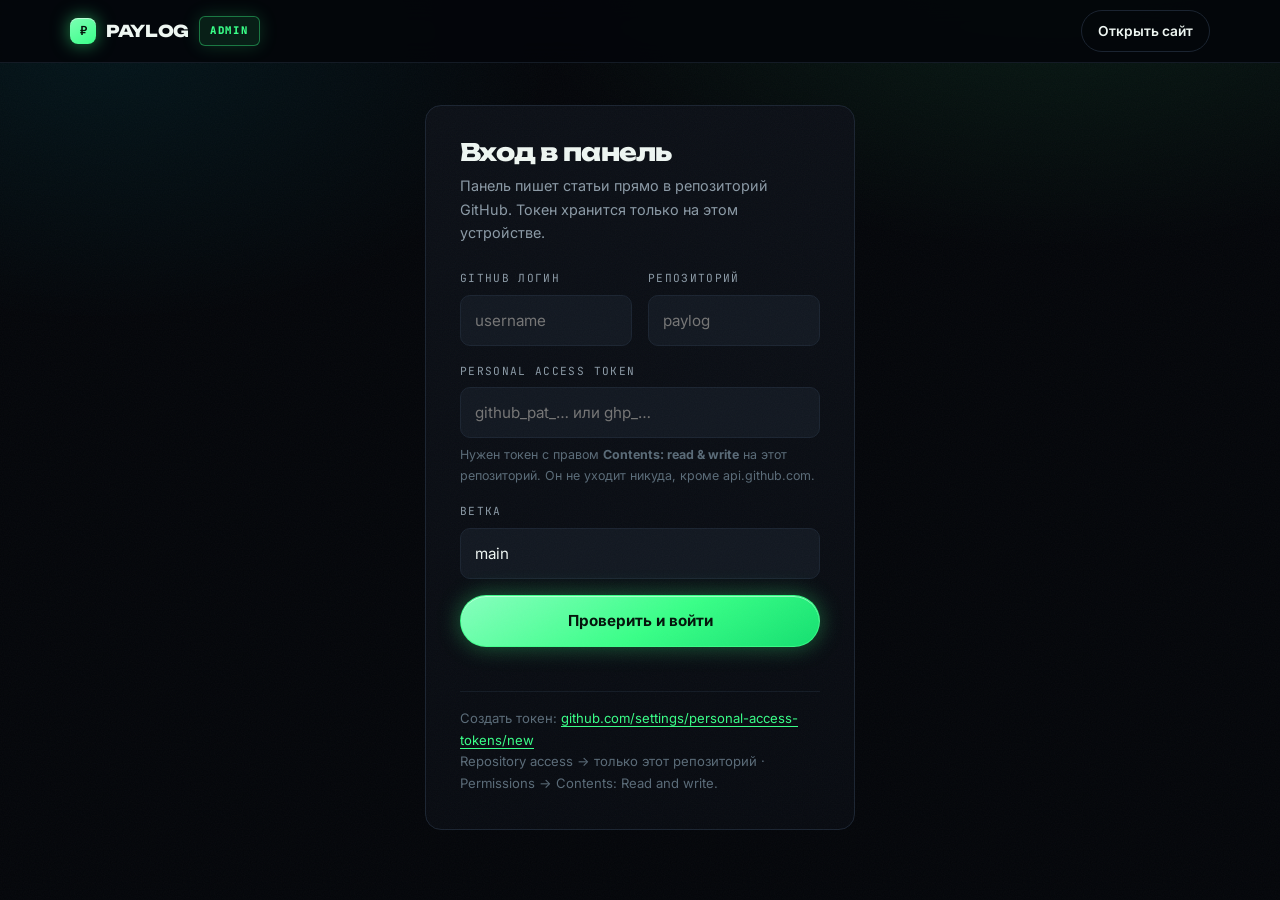
<file: admin.html>
<!DOCTYPE html>
<html lang="ru">
<head>
<meta charset="utf-8">
<meta name="viewport" content="width=device-width, initial-scale=1">
<meta name="robots" content="noindex, nofollow, noarchive">
<title>Панель управления</title>
<meta name="theme-color" content="#04060a">
<link rel="icon" href="data:image/svg+xml,%3Csvg xmlns='http://www.w3.org/2000/svg' viewBox='0 0 100 100'%3E%3Crect width='100' height='100' rx='22' fill='%2339ff88'/%3E%3Ctext x='50' y='72' font-family='monospace' font-weight='700' font-size='58' text-anchor='middle' fill='%2303130a'%3EA%3C/text%3E%3C/svg%3E">
<link rel="preconnect" href="https://fonts.googleapis.com">
<link rel="preconnect" href="https://fonts.gstatic.com" crossorigin>
<link href="https://fonts.googleapis.com/css2?family=Unbounded:wght@400;600;800&family=Inter:wght@400;500;600&family=JetBrains+Mono:wght@400;500;700&display=swap" rel="stylesheet">
<link rel="stylesheet" href="assets/css/style.css">
<link rel="stylesheet" href="assets/css/admin.css">
</head>
<body class="adm">

<header class="adm__bar">
  <div class="wrap">
    <a class="brand" href="index.html">
      <span class="brand__mark" aria-hidden="true">₽</span>
      <span id="brandName">PAYLOG</span>
      <span class="adm__badge">admin</span>
    </a>
    <div class="adm__right">
      <a class="btn btn--sm btn--ghost" href="index.html" target="_blank" rel="noopener">Открыть сайт</a>
      <button class="btn btn--sm btn--ghost hidden" id="logoutBtn" type="button">Выйти</button>
    </div>
  </div>
</header>

<!-- ============ LOGIN ============ -->
<main class="login" id="loginView">
  <div class="login__card">
    <h1>Вход в панель</h1>
    <p>Панель пишет статьи прямо в репозиторий GitHub. Токен хранится только на этом устройстве.</p>

    <form id="loginForm" novalidate>
      <div class="grid2">
        <div class="field">
          <label for="ghOwner">GitHub логин</label>
          <input id="ghOwner" name="owner" autocomplete="username" placeholder="username" required>
        </div>
        <div class="field">
          <label for="ghRepo">Репозиторий</label>
          <input id="ghRepo" name="repo" autocomplete="off" placeholder="paylog" required>
        </div>
      </div>

      <div class="field">
        <label for="ghToken">Personal Access Token</label>
        <input id="ghToken" name="token" type="password" autocomplete="off" spellcheck="false" placeholder="github_pat_… или ghp_…" required>
        <small>Нужен токен с правом <b>Contents: read &amp; write</b> на этот репозиторий. Он не уходит никуда, кроме api.github.com.</small>
      </div>

      <div class="field">
        <label for="ghBranch">Ветка</label>
        <input id="ghBranch" name="branch" value="main" autocomplete="off">
      </div>

      <button class="btn btn--primary" type="submit" style="width:100%" id="loginBtn">Проверить и войти</button>
      <p class="status" id="loginStatus" role="status"></p>

      <div class="login__hint">
        Создать токен: <a href="https://github.com/settings/personal-access-tokens/new" target="_blank" rel="noopener">github.com/settings/personal-access-tokens/new</a><br>
        Repository access → только этот репозиторий · Permissions → Contents: Read and write.
      </div>
    </form>
  </div>
</main>

<!-- ============ DASHBOARD ============ -->
<main class="dash wrap hidden" id="appView">
  <div class="dash__head">
    <div>
      <p class="overline">Управление блогом</p>
      <h1>Статьи и настройки</h1>
    </div>
    <div class="rowline">
      <div class="dash__stats" id="dashStats"></div>
      <button class="btn btn--sm btn--primary" id="newPostBtn" type="button">+ Новая статья</button>
    </div>
  </div>

  <div class="adm-tabs" role="tablist">
    <button class="adm-tab" role="tab" aria-selected="true" data-tab="list" id="tabList">Статьи</button>
    <button class="adm-tab" role="tab" aria-selected="false" data-tab="views" id="tabViews">Просмотры</button>
    <button class="adm-tab" role="tab" aria-selected="false" data-tab="settings" id="tabSettings">Настройки сайта</button>
    <button class="adm-tab" role="tab" aria-selected="false" data-tab="help" id="tabHelp">Памятка</button>
  </div>

  <!-- list -->
  <section class="panel" id="panelList" role="tabpanel" aria-labelledby="tabList">
    <div class="rowline" style="margin-bottom:14px">
      <input id="admSearch" type="search" placeholder="Поиск по статьям…"
        style="flex:1;min-width:200px;background:var(--surface-3);border:1px solid var(--line);border-radius:10px;padding:11px 14px;outline:none">
      <button class="btn btn--sm" id="refreshBtn" type="button">Обновить</button>
    </div>
    <div class="plist" id="postList"></div>
    <p class="status" id="listStatus" role="status"></p>
  </section>

  <!-- editor -->
  <section class="panel hidden" id="panelEditor" role="tabpanel">
    <div class="editor">
      <div class="editor__top">
        <h2 id="editorTitle">Новая статья</h2>
        <span class="chip mono" id="editorChip">draft</span>
      </div>

      <form id="postForm" novalidate>
        <div class="field">
          <label for="fTitle">Заголовок *</label>
          <input id="fTitle" required placeholder="Яндекс Задания: сколько реально выходит в месяц">
          <small>Без точки в конце. Пиши конкретику, а не «заработок в интернете».</small>
        </div>

        <div class="grid2">
          <div class="field">
            <label for="fSlug">Адрес (slug) *</label>
            <input id="fSlug" required placeholder="yandex-zadaniya">
            <small>Латиница, дефисы. Формируется из заголовка автоматически.</small>
          </div>
          <div class="field">
            <label for="fCategory">Категория</label>
            <input id="fCategory" list="catList" placeholder="Опросы">
            <datalist id="catList"></datalist>
          </div>
        </div>

        <div class="field">
          <label for="fCover">Обложка (URL картинки)</label>
          <div class="cover-preview" id="coverPreview">Нет обложки</div>
          <input id="fCover" placeholder="https://…/cover.jpg">
          <div class="rowline" style="margin-top:8px">
            <label class="btn btn--sm" style="cursor:pointer">
              Загрузить файл
              <input id="coverFile" type="file" accept="image/*" class="hidden">
            </label>
            <span class="status" id="uploadStatus"></span>
          </div>
        </div>

        <div class="grid2">
          <div class="field">
            <label for="fVideo">Видео (YouTube / VK / RuTube / .mp4)</label>
            <input id="fVideo" placeholder="https://youtu.be/…">
          </div>
          <div class="field">
            <label for="fDate">Дата</label>
            <input id="fDate" type="date">
          </div>
        </div>

        <div class="field">
          <label for="fExcerpt">Краткое описание *</label>
          <textarea id="fExcerpt" required placeholder="1–2 предложения: что за платформа, сколько платят, в чём подвох."></textarea>
        </div>

        <div class="field">
          <label for="fBody">Текст статьи *</label>
          <textarea id="fBody" class="tall" required placeholder="## Что это&#10;&#10;Текст…&#10;&#10;- пункт списка&#10;- пункт списка&#10;&#10;> совет"></textarea>
          <small>Простая разметка: <b>##</b> заголовок, <b>###</b> подзаголовок, <b>-</b> список, <b>1.</b> нумерация, <b>&gt;</b> цитата, <b>**жирный**</b>, <b>[текст](ссылка)</b>.</small>
        </div>

        <div class="grid2">
          <div class="field">
            <label for="fRef">Реф-ссылка</label>
            <input id="fRef" placeholder="https://platform.ru/?ref=твой_код">
            <small>Пусто = блок с кнопкой не покажется.</small>
          </div>
          <div class="field">
            <label for="fPayout">Выплата (текст)</label>
            <input id="fPayout" placeholder="1 500 – 4 000 ₽">
          </div>
        </div>

        <div class="field">
          <label for="fRefNote">Что делать после перехода</label>
          <textarea id="fRefNote" placeholder="Заполни профиль целиком, иначе будешь ловить отсевы. Минималка на вывод 500 ₽."></textarea>
        </div>

        <div class="grid2">
          <div class="field">
            <label for="fDifficulty">Сложность</label>
            <select id="fDifficulty">
              <option>Легко</option>
              <option>Средне</option>
              <option>Сложно</option>
            </select>
          </div>
          <div class="field">
            <label for="fTime">Время</label>
            <input id="fTime" placeholder="20–30 мин/день">
          </div>
        </div>

        <div class="field">
          <label for="fTags">Теги (через запятую)</label>
          <input id="fTags" placeholder="опросы, вывод на карту, без опыта">
        </div>

        <div class="rowline" style="gap:22px;margin:8px 0 4px">
          <label class="rowline" style="gap:8px;font-size:.9rem;cursor:pointer">
            <input id="fPublished" type="checkbox" checked style="width:18px;height:18px;accent-color:#39ff88"> Опубликовано
          </label>
          <label class="rowline" style="gap:8px;font-size:.9rem;cursor:pointer">
            <input id="fFeatured" type="checkbox" style="width:18px;height:18px;accent-color:#39ff88"> Главная статья
          </label>
        </div>

        <div class="editor__actions">
          <button class="btn btn--primary" type="submit" id="saveBtn">Сохранить и опубликовать</button>
          <button class="btn" type="button" id="cancelBtn">Отмена</button>
          <button class="btn btn--danger" type="button" id="deleteBtn" style="margin-left:auto">Удалить</button>
        </div>
        <p class="status" id="saveStatus" role="status"></p>
      </form>
    </div>
  </section>


  <!-- views -->
  <section class="panel hidden" id="panelViews" role="tabpanel" aria-labelledby="tabViews">
    <div class="rowline" style="justify-content:space-between;margin-bottom:18px">
      <div>
        <p class="overline">Счётчик</p>
        <h2 style="font-size:1.25rem;text-transform:none">Кто и что читают</h2>
      </div>
      <button class="btn btn--sm" id="reloadViewsBtn" type="button">Обновить цифры</button>
    </div>
    <div class="dash__stats" id="viewsSummary" style="margin-bottom:18px"></div>
    <div id="viewsList"><p class="status">Нажми «Обновить цифры», чтобы загрузить статистику.</p></div>
    <p class="status muted" style="margin-top:16px;line-height:1.6">
      Счётчик считает открытия статьи: один читатель = один просмотр за сессию.
      Данные анонимные (без имён и IP) — так сайт остаётся без cookies и без согласия на трекинг.
    </p>
  </section>

  <!-- settings -->
  <section class="panel hidden" id="panelSettings" role="tabpanel" aria-labelledby="tabSettings">
    <div class="editor">
      <form id="siteForm">
        <div class="grid2">
          <div class="field">
            <label for="sTitle">Название сайта</label>
            <input id="sTitle" placeholder="PAYLOG">
          </div>
          <div class="field">
            <label for="sTagline">Подзаголовок (в футере)</label>
            <input id="sTagline" placeholder="Журнал заработка на сайтах и приложениях">
          </div>
        </div>

        <div class="field">
          <label for="sDesc">SEO-описание</label>
          <textarea id="sDesc" placeholder="Разборы сайтов и приложений, где реально платят…"></textarea>
        </div>

        <div class="grid2">
          <div class="field">
            <label for="sHeroTitle">Заголовок на главной</label>
            <input id="sHeroTitle" placeholder="Заработок на сайтах и приложениях">
          </div>
          <div class="field">
            <label for="sHeroAccent">Акцентное слово</label>
            <input id="sHeroAccent" placeholder="без воды">
          </div>
        </div>

        <div class="field">
          <label for="sHeroSub">Подзаголовок на главной</label>
          <textarea id="sHeroSub" placeholder="Разбираю платформы, где реально платят…"></textarea>
        </div>

        <div class="grid2">
          <div class="field">
            <label for="sTelegram">Ссылка Telegram</label>
            <input id="sTelegram" placeholder="https://t.me/yourchannel">
          </div>
          <div class="field">
            <label for="sTelegramLabel">Подпись ссылки</label>
            <input id="sTelegramLabel" placeholder="Телеграм-канал">
          </div>
        </div>

        <div class="field">
          <label for="sEmail">E-mail для связи</label>
          <input id="sEmail" type="email" placeholder="mail@example.com">
        </div>

        <div class="field">
          <label for="sDisclaimer">Дисклеймер о доходах</label>
          <textarea id="sDisclaimer" placeholder="Суммы — ориентир, а не гарантия дохода…"></textarea>
        </div>

        <div class="editor__actions">
          <button class="btn btn--primary" type="submit" id="saveSiteBtn">Сохранить настройки</button>
        </div>
        <p class="status" id="siteStatus" role="status"></p>
      </form>
    </div>
  </section>

  <!-- help -->
  <section class="panel hidden" id="panelHelp" role="tabpanel" aria-labelledby="tabHelp">
    <div class="editor prose" style="font-size:.95rem">
      <h2 style="text-transform:none;font-size:1.2rem">Как это работает</h2>
      <p>Панель не хранит статьи у себя — она коммитит файл <code>data/posts.json</code> в твой репозиторий на GitHub. GitHub Pages пересобирает сайт за 30–90 секунд.</p>
      <ul>
        <li><b>Новая статья</b> — заполни поля и нажми «Сохранить». Сайт обновится сам.</li>
        <li><b>Черновик</b> — сними галочку «Опубликовано», статью никто не увидит, но текст сохранится.</li>
        <li><b>Главная</b> — одна статья с галочкой «Главная статья» показывается блоком сверху.</li>
        <li><b>Реф-ссылка</b> — вставь партнёрскую ссылку в поле, и на странице появится кнопка перехода.</li>
        <li><b>Видео</b> — вставь ссылку YouTube; плеер подгружается только по клику (сайт остаётся быстрым).</li>
      </ul>
      <h2 style="text-transform:none;font-size:1.2rem">Безопасность</h2>
      <p>Адрес панели нигде на сайте не указан и закрыт от поисковиков. Войти можно только с токеном GitHub — он лежит в памяти этого браузера и стирается кнопкой «Выйти». Никогда не вставляй токен на чужом устройстве.</p>
    </div>
  </section>
</main>

<div class="toast" id="toast" role="status" aria-live="polite"></div>

<script src="assets/js/admin.js" defer></script>
</body>
</html>
</file>
<file: assets/css/style.css>
/* PAYLOG — design system
   mood: "неон · деньги · техно"
   Swiss grid + neon green glow on near-black
*/

/* ---------- fonts ---------- */

:root {
  --bg: #04060a;
  --surface: #080b11;
  --surface-2: #0c1017;
  --surface-3: #121821;
  --line: #1b2431;
  --line-soft: #141b25;
  --text-1: #eef6f2;
  --text-2: #8b9aa6;
  --text-3: #5a6b78;
  --accent: #39ff88;
  --accent-2: #00e5ff;
  --accent-ink: #03130a;
  --accent-soft: rgba(57, 255, 136, .1);
  --glow: 0 0 24px rgba(57, 255, 136, .45);
  --glow-soft: 0 0 60px rgba(57, 255, 136, .16);
  --danger: #ff4d6d;
  --ok: #39ff88;

  --r: 16px;
  --r-sm: 10px;
  --r-pill: 999px;

  --s1: 4px; --s2: 8px; --s3: 16px; --s4: 24px; --s5: 40px; --s6: 72px;

  --container: 1180px;
  --reading: 66ch;

  --f-display: 'Unbounded', 'Arial Black', system-ui, sans-serif;
  --f-body: 'Inter', system-ui, -apple-system, sans-serif;
  --f-mono: 'JetBrains Mono', ui-monospace, monospace;

  --ease: cubic-bezier(.16, 1, .3, 1);
}

* { box-sizing: border-box; }

html { -webkit-text-size-adjust: 100%; scroll-behavior: smooth; }

body {
  margin: 0;
  background:
    radial-gradient(900px 520px at 82% -8%, rgba(57, 255, 136, .1), transparent 62%),
    radial-gradient(760px 480px at 8% 4%, rgba(0, 229, 255, .07), transparent 60%),
    var(--bg);
  color: var(--text-1);
  font-family: var(--f-body);
  font-size: 16px;
  line-height: 1.65;
  -webkit-font-smoothing: antialiased;
  overflow-x: hidden;
}

body::before {
  /* subtle film grain — keeps flat black from looking cheap */
  content: '';
  position: fixed;
  inset: 0;
  z-index: 0;
  pointer-events: none;
  opacity: .035;
  background-image: url("data:image/svg+xml,%3Csvg xmlns='http://www.w3.org/2000/svg' width='140' height='140'%3E%3Cfilter id='n'%3E%3CfeTurbulence type='fractalNoise' baseFrequency='.85' numOctaves='3'/%3E%3C/filter%3E%3Crect width='140' height='140' filter='url(%23n)'/%3E%3C/svg%3E");
}

img { max-width: 100%; display: block; }
a { color: inherit; text-decoration: none; }
button, input, textarea, select { font: inherit; color: inherit; }

::selection { background: var(--accent); color: var(--accent-ink); }

:focus-visible {
  outline: 2px solid var(--accent);
  outline-offset: 3px;
  border-radius: 4px;
}

.wrap {
  width: 100%;
  max-width: var(--container);
  margin-inline: auto;
  padding-inline: 20px;
  position: relative;
  z-index: 1;
}

.skip {
  position: absolute;
  left: -9999px;
  top: 8px;
  background: var(--accent);
  color: var(--accent-ink);
  padding: 10px 16px;
  border-radius: var(--r-sm);
  font-weight: 600;
  z-index: 99;
}
.skip:focus { left: 16px; }

/* ---------- type ---------- */
h1, h2, h3, h4 {
  font-family: var(--f-display);
  font-weight: 800;
  line-height: 1.06;
  letter-spacing: -.03em;
  margin: 0;
  text-wrap: balance;
}

.display {
  font-family: var(--f-display);
  font-size: clamp(2.3rem, 8.6vw, 5.2rem);
  font-weight: 800;
  line-height: .98;
  letter-spacing: -.045em;
  text-transform: uppercase;
}

.h2 {
  font-size: clamp(1.55rem, 4.6vw, 2.6rem);
  text-transform: uppercase;
  letter-spacing: -.035em;
}

.overline {
  font-family: var(--f-mono);
  font-size: .72rem;
  font-weight: 500;
  letter-spacing: .16em;
  text-transform: uppercase;
  color: var(--text-2);
}

.mono { font-family: var(--f-mono); font-variant-numeric: tabular-nums; }
.muted { color: var(--text-2); }

/* ---------- nav ---------- */
.nav {
  position: sticky;
  top: 0;
  z-index: 40;
  backdrop-filter: blur(14px) saturate(140%);
  -webkit-backdrop-filter: blur(14px) saturate(140%);
  background: rgba(4, 6, 10, .8);
  border-bottom: 1px solid var(--line-soft);
  box-shadow: 0 1px 0 rgba(57, 255, 136, .07), 0 12px 40px rgba(0, 0, 0, .5);
}
.nav__in {
  display: flex;
  align-items: center;
  justify-content: space-between;
  gap: var(--s3);
  height: 62px;
}
.brand {
  display: flex;
  align-items: center;
  gap: 10px;
  font-family: var(--f-display);
  font-weight: 800;
  font-size: 1.02rem;
  letter-spacing: -.02em;
  text-transform: uppercase;
}
.brand__mark {
  width: 26px; height: 26px;
  display: grid; place-items: center;
  border-radius: 8px;
  background: linear-gradient(150deg, #7dffb4, var(--accent));
  color: var(--accent-ink);
  font-family: var(--f-mono);
  font-size: .78rem;
  font-weight: 700;
  box-shadow: 0 0 18px rgba(57, 255, 136, .55), inset 0 1px 0 rgba(255, 255, 255, .5);
}
.nav__links { display: none; gap: 26px; }
.nav__links a {
  font-family: var(--f-mono);
  font-size: .78rem;
  letter-spacing: .05em;
  text-transform: uppercase;
  color: var(--text-2);
  transition: color .2s;
}
.nav__links a:hover { color: var(--accent); text-shadow: 0 0 12px rgba(57, 255, 136, .7); }

@media (min-width: 860px) {
  .nav__links { display: flex; }
}

/* ---------- buttons ---------- */
.btn {
  --btn-bg: var(--surface-2);
  display: inline-flex;
  align-items: center;
  justify-content: center;
  gap: 9px;
  height: 52px;
  padding: 0 22px;
  border: 1px solid var(--line);
  border-radius: var(--r-pill);
  background: var(--btn-bg);
  color: var(--text-1);
  font-weight: 600;
  font-size: .95rem;
  cursor: pointer;
  transition: transform .3s var(--ease), box-shadow .3s var(--ease),
              background .2s, border-color .2s, color .2s;
}
.btn:hover {
  transform: translateY(-3px);
  border-color: rgba(57, 255, 136, .45);
  box-shadow: 0 12px 30px rgba(0, 0, 0, .5), 0 0 22px rgba(57, 255, 136, .18);
}
.btn:active { transform: translateY(0) scale(.985); transition-duration: .1s; }

.btn--primary {
  background: linear-gradient(150deg, #86ffbe, var(--accent) 55%, #14e070);
  border-color: rgba(57, 255, 136, .8);
  color: var(--accent-ink);
  box-shadow: 0 0 22px rgba(57, 255, 136, .35), inset 0 1px 0 rgba(255, 255, 255, .5);
  font-weight: 700;
}
.btn--primary:hover {
  box-shadow: 0 0 38px rgba(57, 255, 136, .6), inset 0 1px 0 rgba(255, 255, 255, .6);
  border-color: var(--accent);
}
.btn--sm { height: 42px; padding: 0 16px; font-size: .86rem; }
.btn--ghost { background: transparent; }
.btn--danger { color: var(--danger); border-color: rgba(255, 95, 69, .35); }
.btn--danger:hover { background: rgba(255, 95, 69, .1); }
.btn svg { flex: none; }
.btn[disabled] { opacity: .5; pointer-events: none; }

/* ---------- hero ---------- */
.hero { padding: clamp(48px, 9vw, 96px) 0 var(--s5); position: relative; }
.hero::before {
  content: '';
  position: absolute;
  top: 10%;
  left: -20%;
  width: 46vw;
  height: 46vw;
  max-width: 520px;
  max-height: 520px;
  border-radius: 50%;
  background: radial-gradient(circle, rgba(0, 229, 255, .09), transparent 65%);
  pointer-events: none;
  z-index: 0;
}
.hero::after {
  content: '';
  position: absolute;
  top: -22%;
  right: -18%;
  width: 62vw;
  height: 62vw;
  max-width: 720px;
  max-height: 720px;
  border-radius: 50%;
  background: radial-gradient(circle, rgba(57, 255, 136, .16), transparent 62%);
  pointer-events: none;
  z-index: 0;
}
.hero__grid { display: grid; gap: var(--s5); }
@media (min-width: 940px) {
  .hero__grid { grid-template-columns: 1.45fr .8fr; align-items: end; gap: var(--s6); }
}

.hero__eyebrow {
  display: flex; align-items: center; gap: 10px;
  margin-bottom: 20px;
}
.dot {
  width: 7px; height: 7px; border-radius: 50%;
  background: var(--accent);
  box-shadow: 0 0 0 4px rgba(57, 255, 136, .16), 0 0 14px rgba(57, 255, 136, .8);
  animation: pulse 2.4s infinite;
}
@keyframes pulse {
  0%, 100% { box-shadow: 0 0 0 4px rgba(57,255,136,.16), 0 0 14px rgba(57,255,136,.8); }
  50% { box-shadow: 0 0 0 9px rgba(57,255,136,.04), 0 0 22px rgba(57,255,136,.35); }
}

.hero h1 .accent {
  color: var(--accent);
  display: block;
  text-shadow: 0 0 32px rgba(57, 255, 136, .45), 0 0 90px rgba(57, 255, 136, .18);
}
.hero__sub {
  margin: 22px 0 0;
  max-width: 46ch;
  color: var(--text-2);
  font-size: clamp(.98rem, 2.4vw, 1.08rem);
}
.hero__cta { display: flex; flex-wrap: wrap; gap: 12px; margin-top: 28px; }

.hero__panel {
  border: 1px solid rgba(57, 255, 136, .18);
  box-shadow: inset 0 1px 0 rgba(57, 255, 136, .12), 0 24px 60px rgba(0, 0, 0, .5), var(--glow-soft);
  border-radius: var(--r);
  background: linear-gradient(160deg, var(--surface-2), var(--surface));
  padding: 22px;
  display: grid;
  gap: 18px;
}
.stat { display: flex; align-items: baseline; justify-content: space-between; gap: 12px; }
.stat__n {
  font-family: var(--f-display);
  font-size: 1.9rem;
  font-weight: 800;
  letter-spacing: -.04em;
  line-height: 1;
  color: var(--accent);
  text-shadow: 0 0 22px rgba(57, 255, 136, .45);
}
.stat__l {
  font-family: var(--f-mono);
  font-size: .72rem;
  letter-spacing: .1em;
  text-transform: uppercase;
  color: var(--text-3);
  text-align: right;
}
.stat + .stat { border-top: 1px solid var(--line-soft); padding-top: 16px; }

/* ticker */
.ticker {
  border-block: 1px solid var(--line-soft);
  overflow: hidden;
  padding: 12px 0;
  background: #0a0b0d;
}
.ticker__track {
  display: flex;
  gap: 34px;
  width: max-content;
  animation: slide 38s linear infinite;
}
.ticker span {
  font-family: var(--f-mono);
  font-size: .74rem;
  letter-spacing: .18em;
  text-transform: uppercase;
  color: var(--text-3);
  display: inline-flex;
  align-items: center;
  gap: 12px;
  white-space: nowrap;
}
.ticker span::after {
  content: '';
  width: 5px; height: 5px; border-radius: 50%;
  background: var(--accent);
  opacity: .8;
  box-shadow: 0 0 8px rgba(57, 255, 136, .8);
}
@keyframes slide { to { transform: translateX(-50%); } }
@media (prefers-reduced-motion: reduce) {
  .ticker__track { animation: none; }
  .dot { animation: none; }
}

/* ---------- section headers ---------- */
.sec { padding-block: clamp(44px, 8vw, 76px); }
.sec__head {
  display: flex;
  flex-wrap: wrap;
  align-items: flex-end;
  justify-content: space-between;
  gap: var(--s3);
  margin-bottom: var(--s5);
}
.sec__head p { margin: 10px 0 0; color: var(--text-2); max-width: 52ch; }

/* ---------- featured ---------- */
.featured {
  display: grid;
  border: 1px solid var(--line);
  border-radius: var(--r);
  overflow: hidden;
  background: var(--surface);
  transition: border-color .3s, transform .4s var(--ease);
}
.featured:hover {
  border-color: rgba(57, 255, 136, .4);
  transform: translateY(-3px);
  box-shadow: 0 0 42px rgba(57, 255, 136, .14);
}
@media (min-width: 820px) { .featured { grid-template-columns: 1.05fr 1fr; } }

.featured__media {
  position: relative;
  aspect-ratio: 16 / 10;
  background: var(--surface-3);
  overflow: hidden;
}
.featured__media img {
  width: 100%; height: 100%;
  object-fit: cover;
  transition: transform .7s var(--ease);
  filter: saturate(.9) contrast(1.05);
}
.featured:hover .featured__media img { transform: scale(1.045); }
.featured__body { padding: clamp(22px, 4vw, 40px); display: flex; flex-direction: column; gap: 16px; }
.featured__body h3 { font-size: clamp(1.35rem, 3.4vw, 2.05rem); text-transform: none; letter-spacing: -.03em; }
.featured__body p { margin: 0; color: var(--text-2); }
.featured__foot { margin-top: auto; display: flex; align-items: center; gap: 14px; flex-wrap: wrap; }

.chip {
  display: inline-flex;
  align-items: center;
  gap: 7px;
  height: 28px;
  padding: 0 12px;
  border-radius: var(--r-pill);
  border: 1px solid var(--line);
  background: var(--surface-2);
  font-family: var(--f-mono);
  font-size: .68rem;
  letter-spacing: .1em;
  text-transform: uppercase;
  color: var(--text-2);
  white-space: nowrap;
}
.chip--accent {
  color: var(--accent);
  border-color: rgba(57, 255, 136, .38);
  background: var(--accent-soft);
  box-shadow: 0 0 16px rgba(57, 255, 136, .12), inset 0 0 12px rgba(57, 255, 136, .06);
}

.chip--views {
  color: var(--accent-2);
  border-color: rgba(0, 229, 255, .3);
  background: rgba(0, 229, 255, .07);
  box-shadow: 0 0 14px rgba(0, 229, 255, .12);
}
.chip--views:empty { display: none; }

/* ---------- filters ---------- */
.filters {
  display: flex;
  gap: 10px;
  overflow-x: auto;
  padding-bottom: 6px;
  margin-bottom: var(--s4);
  scrollbar-width: none;
}
.filters::-webkit-scrollbar { display: none; }
.fbtn {
  flex: none;
  height: 38px;
  padding: 0 16px;
  border-radius: var(--r-pill);
  border: 1px solid var(--line);
  background: transparent;
  color: var(--text-2);
  font-family: var(--f-mono);
  font-size: .74rem;
  letter-spacing: .08em;
  text-transform: uppercase;
  cursor: pointer;
  transition: all .2s;
}
.fbtn:hover { color: var(--text-1); border-color: #333a41; }
.fbtn[aria-pressed="true"] {
  background: linear-gradient(150deg, #86ffbe, var(--accent) 60%, #12dc6c);
  border-color: rgba(57, 255, 136, .8);
  color: var(--accent-ink);
  font-weight: 700;
  box-shadow: 0 0 20px rgba(57, 255, 136, .4);
}

.searchbar {
  display: flex;
  align-items: center;
  gap: 10px;
  border: 1px solid var(--line);
  border-radius: var(--r-pill);
  background: var(--surface);
  padding: 0 18px;
  height: 48px;
  margin-bottom: var(--s4);
  transition: border-color .2s;
}
.searchbar:focus-within { border-color: rgba(57, 255, 136, .45); }
.searchbar input {
  flex: 1;
  background: none;
  border: 0;
  outline: none;
  font-size: .95rem;
  min-width: 0;
}
.searchbar input::placeholder { color: var(--text-3); }
.searchbar svg { color: var(--text-3); flex: none; }

/* ---------- ledger list ---------- */
.ledger { border-top: 1px solid var(--line); }
.row {
  display: grid;
  grid-template-columns: 46px 1fr;
  gap: 14px;
  padding: 22px 4px;
  border-bottom: 1px solid var(--line-soft);
  position: relative;
  transition: background .25s, padding .3s var(--ease);
}
.row::before {
  content: '';
  position: absolute;
  left: 0; top: 0; bottom: 0;
  width: 2px;
  background: linear-gradient(var(--accent), var(--accent-2));
  box-shadow: 0 0 14px rgba(57, 255, 136, .7);
  transform: scaleY(0);
  transform-origin: top;
  transition: transform .35s var(--ease);
}
.row:hover { background: rgba(255, 255, 255, .018); padding-left: 12px; }
.row:hover::before { transform: scaleY(1); }
.row__num {
  font-family: var(--f-mono);
  font-size: .76rem;
  color: var(--text-3);
  padding-top: 4px;
  transition: color .2s;
}
.row:hover .row__num { color: var(--accent); }
.row__main { display: grid; gap: 8px; }
.row__title {
  font-family: var(--f-display);
  font-size: clamp(1.05rem, 2.9vw, 1.42rem);
  font-weight: 600;
  letter-spacing: -.02em;
  line-height: 1.18;
  transition: color .2s;
}
.row:hover .row__title { color: var(--accent); text-shadow: 0 0 18px rgba(57, 255, 136, .45); }
.row__desc {
  color: var(--text-2);
  font-size: .92rem;
  margin: 0;
  display: -webkit-box;
  -webkit-line-clamp: 2;
  -webkit-box-orient: vertical;
  overflow: hidden;
}
.row__meta {
  display: flex;
  flex-wrap: wrap;
  gap: 8px 16px;
  align-items: center;
  font-family: var(--f-mono);
  font-size: .72rem;
  letter-spacing: .04em;
  color: var(--text-3);
}
.row__pay { color: var(--accent); }
.row__views {
  font-family: var(--f-mono);
  font-size: .72rem;
  color: var(--accent-2);
  display: inline-flex;
  align-items: center;
  gap: 5px;
  opacity: .85;
}
.row__views:empty { display: none; }

@media (min-width: 900px) {
  .row { grid-template-columns: 56px 1fr 190px 96px; align-items: center; gap: 24px; }
  .row__paycell { text-align: right; font-family: var(--f-mono); font-size: .82rem; color: var(--accent); }
  .row__date { text-align: right; font-family: var(--f-mono); font-size: .74rem; color: var(--text-3); }
  .row__desc { -webkit-line-clamp: 1; }
}

/* ---------- steps ---------- */
.steps { display: grid; gap: 18px; }
@media (min-width: 820px) { .steps { grid-template-columns: repeat(3, 1fr); gap: 22px; } }
.step {
  border: 1px solid var(--line);
  transition: border-color .3s, box-shadow .3s;
  border-radius: var(--r);
  padding: 26px 24px;
  background: linear-gradient(170deg, var(--surface-2), var(--surface));
  position: relative;
  overflow: hidden;
}
.step__n {
  font-family: var(--f-mono);
  font-size: .72rem;
  letter-spacing: .18em;
  color: var(--accent);
  margin-bottom: 16px;
  display: block;
}
.step h3 { font-size: 1.12rem; text-transform: none; letter-spacing: -.02em; margin-bottom: 8px; }
.step p { margin: 0; color: var(--text-2); font-size: .92rem; }
.step:hover { border-color: rgba(57, 255, 136, .35); box-shadow: 0 0 34px rgba(57, 255, 136, .1); }

/* ---------- honesty block ---------- */
.honest {
  border: 1px solid rgba(57, 255, 136, .25);
  background: linear-gradient(160deg, rgba(57, 255, 136, .08), transparent 70%);
  box-shadow: inset 0 1px 0 rgba(57, 255, 136, .1), 0 30px 80px rgba(0, 0, 0, .4);
  border-radius: var(--r);
  padding: clamp(24px, 5vw, 44px);
  display: grid;
  gap: 18px;
}
@media (min-width: 820px) { .honest { grid-template-columns: 1fr 1.2fr; align-items: center; gap: 40px; } }
.honest h2 { font-size: clamp(1.4rem, 4vw, 2.1rem); text-transform: uppercase; }
.honest p { margin: 0; color: var(--text-2); }
.honest ul { margin: 0; padding-left: 0; list-style: none; display: grid; gap: 12px; }
.honest li { display: flex; gap: 12px; align-items: flex-start; color: var(--text-2); font-size: .93rem; }
.honest li svg { color: var(--accent); flex: none; margin-top: 3px; }

/* ---------- footer ---------- */
.foot {
  border-top: 1px solid var(--line-soft);
  padding-top: var(--s5);
  margin-top: var(--s6);
  overflow: hidden;
}
.foot__grid { display: grid; gap: 32px; }
@media (min-width: 760px) { .foot__grid { grid-template-columns: 1.4fr 1fr 1fr; } }
.foot h4 { font-family: var(--f-mono); font-size: .72rem; letter-spacing: .16em; text-transform: uppercase; color: var(--text-3); margin-bottom: 14px; font-weight: 500; }
.foot ul { list-style: none; margin: 0; padding: 0; display: grid; gap: 9px; }
.foot a { color: var(--text-2); font-size: .9rem; transition: color .2s; }
.foot a:hover { color: var(--accent); }
.foot__word {
  font-family: var(--f-display);
  font-weight: 800;
  font-size: clamp(3.4rem, 17vw, 13rem);
  line-height: .78;
  letter-spacing: -.06em;
  text-transform: uppercase;
  color: transparent;
  -webkit-text-stroke: 1px rgba(57, 255, 136, .22);
  text-shadow: 0 0 90px rgba(57, 255, 136, .12);
  margin-top: 40px;
  margin-bottom: -12px;
  user-select: none;
}
.foot__bottom {
  border-top: 1px solid var(--line-soft);
  padding: 18px 0 26px;
  display: flex;
  flex-wrap: wrap;
  gap: 10px 24px;
  justify-content: space-between;
  font-family: var(--f-mono);
  font-size: .72rem;
  color: var(--text-3);
}

/* ---------- reveal ---------- */
.reveal { opacity: 0; transform: translateY(22px); }
.reveal.in {
  opacity: 1;
  transform: none;
  transition: opacity .65s var(--ease), transform .65s var(--ease);
}
@media (prefers-reduced-motion: reduce) {
  .reveal, .reveal.in { opacity: 1; transform: none; transition: none; }
  .featured:hover, .btn:hover, .row:hover { transform: none; }
}

/* ---------- states ---------- */
.empty {
  border: 1px dashed var(--line);
  border-radius: var(--r);
  padding: 48px 24px;
  text-align: center;
  color: var(--text-2);
}
.empty strong { display: block; font-family: var(--f-display); color: var(--text-1); margin-bottom: 6px; font-size: 1.1rem; }

.skel { border-bottom: 1px solid var(--line-soft); padding: 22px 4px; display: grid; gap: 10px; }
.skel div {
  height: 12px;
  border-radius: 6px;
  background: linear-gradient(90deg, var(--surface-2), var(--surface-3), var(--surface-2));
  background-size: 200% 100%;
  animation: shimmer 1.4s infinite linear;
}
.skel div:nth-child(1) { width: 30%; }
.skel div:nth-child(2) { width: 72%; height: 20px; }
@keyframes shimmer { to { background-position: -200% 0; } }
</file>
<file: assets/css/admin.css>
/* PAYLOG — admin panel */

.adm { min-height: 100vh; min-height: 100dvh; display: flex; flex-direction: column; }

.adm__bar {
  border-bottom: 1px solid var(--line-soft);
  background: rgba(4, 6, 10, .92);
  backdrop-filter: blur(12px);
  position: sticky; top: 0; z-index: 30;
}
.adm__bar .wrap { display: flex; align-items: center; justify-content: space-between; gap: 14px; height: 62px; }
.adm__badge {
  font-family: var(--f-mono);
  font-size: .66rem;
  letter-spacing: .16em;
  text-transform: uppercase;
  color: var(--accent);
  border: 1px solid rgba(57, 255, 136, .4);
  background: var(--accent-soft);
  padding: 5px 10px;
  border-radius: 6px;
  box-shadow: 0 0 18px rgba(57, 255, 136, .18);
}
.adm__right { display: flex; align-items: center; gap: 10px; }

/* login */
.login {
  flex: 1;
  display: grid;
  place-items: center;
  padding: 32px 20px 60px;
}
.login__card {
  width: 100%;
  max-width: 430px;
  border: 1px solid var(--line);
  border-radius: var(--r);
  background: linear-gradient(170deg, var(--surface-2), var(--surface));
  padding: clamp(24px, 6vw, 34px);
}
.login__card h1 { font-size: 1.5rem; text-transform: none; margin-bottom: 8px; }
.login__card > p { margin: 0 0 24px; color: var(--text-2); font-size: .9rem; }
.login__hint {
  margin-top: 18px;
  font-size: .82rem;
  color: var(--text-3);
  border-top: 1px solid var(--line-soft);
  padding-top: 16px;
}
.login__hint a { color: var(--accent); text-decoration: underline; text-underline-offset: 3px; }

/* forms */
.field { display: grid; gap: 7px; margin-bottom: 16px; }
.field > label {
  font-family: var(--f-mono);
  font-size: .7rem;
  letter-spacing: .12em;
  text-transform: uppercase;
  color: var(--text-2);
}
.field input, .field textarea, .field select {
  width: 100%;
  background: var(--surface-3);
  border: 1px solid var(--line);
  border-radius: var(--r-sm);
  padding: 12px 14px;
  font-size: .95rem;
  transition: border-color .2s, background .2s;
}
.field input:focus, .field textarea:focus, .field select:focus {
  outline: none;
  border-color: rgba(57, 255, 136, .5);
  background: #171b1e;
}
.field textarea { resize: vertical; min-height: 120px; line-height: 1.6; }
.field textarea.tall { min-height: 260px; font-family: var(--f-mono); font-size: .86rem; }
.field small { color: var(--text-3); font-size: .78rem; }
.grid2 { display: grid; gap: 0 16px; }
@media (min-width: 640px) { .grid2 { grid-template-columns: 1fr 1fr; } }

/* dashboard */
.dash { flex: 1; padding-block: var(--s5); }
.dash__head { display: flex; flex-wrap: wrap; gap: 14px; align-items: flex-end; justify-content: space-between; margin-bottom: var(--s4); }
.dash__head h1 { font-size: clamp(1.4rem, 4.6vw, 2rem); text-transform: uppercase; }
.dash__stats { display: flex; gap: 18px; flex-wrap: wrap; font-family: var(--f-mono); font-size: .74rem; color: var(--text-3); }
.dash__stats b { color: var(--text-1); font-weight: 500; }

.adm-tabs { display: flex; gap: 6px; border-bottom: 1px solid var(--line); margin-bottom: var(--s4); overflow-x: auto; }
.adm-tab {
  background: none;
  border: 0;
  border-bottom: 2px solid transparent;
  padding: 12px 14px;
  font-family: var(--f-mono);
  font-size: .74rem;
  letter-spacing: .1em;
  text-transform: uppercase;
  color: var(--text-3);
  cursor: pointer;
  white-space: nowrap;
  transition: color .2s, border-color .2s;
}
.adm-tab:hover { color: var(--text-1); }
.adm-tab[aria-selected="true"] { color: var(--accent); border-color: var(--accent); }

.panel[hidden] { display: none; }

/* post list */
.plist { border-top: 1px solid var(--line); }
.pitem {
  display: grid;
  grid-template-columns: 1fr auto;
  gap: 12px;
  padding: 16px 6px;
  border-bottom: 1px solid var(--line-soft);
  align-items: center;
}
.pitem__t { display: grid; gap: 4px; min-width: 0; }
.pitem__title {
  font-weight: 600;
  font-size: .98rem;
  overflow: hidden;
  text-overflow: ellipsis;
  white-space: nowrap;
}
.pitem__meta {
  font-family: var(--f-mono);
  font-size: .7rem;
  color: var(--text-3);
  display: flex;
  gap: 10px;
  flex-wrap: wrap;
}
.pitem__meta .draft { color: var(--danger); }
.pitem__meta .live { color: var(--ok); }
.pitem__act { display: flex; gap: 6px; }
.iconbtn {
  width: 38px; height: 38px;
  display: grid; place-items: center;
  border: 1px solid var(--line);
  background: var(--surface-2);
  border-radius: 9px;
  color: var(--text-2);
  cursor: pointer;
  transition: all .2s;
}
.iconbtn:hover { color: var(--text-1); border-color: #343b42; transform: translateY(-2px); }
.iconbtn--danger:hover { color: var(--danger); border-color: rgba(255, 95, 69, .4); }

/* editor */
.editor { max-width: 860px; }
.editor__top { display: flex; align-items: center; gap: 12px; margin-bottom: var(--s4); flex-wrap: wrap; }
.editor__top h2 { font-size: 1.2rem; text-transform: none; }
.editor__actions {
  position: sticky;
  bottom: 0;
  display: flex;
  gap: 10px;
  padding: 14px 0;
  background: linear-gradient(to top, var(--bg) 62%, transparent);
  margin-top: 8px;
  z-index: 5;
}
.cover-preview {
  width: 100%;
  aspect-ratio: 16 / 9;
  border-radius: var(--r-sm);
  border: 1px dashed var(--line);
  background: var(--surface-3);
  display: grid;
  place-items: center;
  overflow: hidden;
  color: var(--text-3);
  font-size: .82rem;
  margin-bottom: 8px;
}
.cover-preview img { width: 100%; height: 100%; object-fit: cover; }

/* toast + status */
.toast {
  position: fixed;
  left: 50%;
  bottom: 24px;
  transform: translate(-50%, 24px);
  background: var(--surface-3);
  border: 1px solid var(--line);
  border-left: 3px solid var(--accent);
  color: var(--text-1);
  padding: 13px 18px;
  border-radius: 10px;
  font-size: .88rem;
  z-index: 90;
  opacity: 0;
  pointer-events: none;
  transition: opacity .3s, transform .3s var(--ease);
  max-width: calc(100vw - 32px);
  box-shadow: 0 16px 40px rgba(0, 0, 0, .5);
}
.toast.show { opacity: 1; transform: translate(-50%, 0); }
.toast.err { border-left-color: var(--danger); }

.status {
  font-family: var(--f-mono);
  font-size: .74rem;
  color: var(--text-2);
  min-height: 1.2em;
}
.status.err { color: var(--danger); }
.status.ok { color: var(--ok); }

.rowline { display: flex; gap: 10px; align-items: center; flex-wrap: wrap; }

.hidden { display: none !important; }

/* ---------- views tab ---------- */
.vlist { border-top: 1px solid var(--line); }
.vitem {
  display: grid;
  grid-template-columns: 34px 1fr auto;
  gap: 14px;
  align-items: center;
  padding: 14px 4px;
  border-bottom: 1px solid var(--line-soft);
}
.vitem__rank {
  font-family: var(--f-mono);
  font-size: .74rem;
  color: var(--text-3);
}
.vitem__main { display: grid; gap: 7px; min-width: 0; }
.vitem__title {
  font-size: .94rem;
  overflow: hidden;
  text-overflow: ellipsis;
  white-space: nowrap;
}
.vitem__n {
  font-family: var(--f-mono);
  font-size: .9rem;
  color: var(--accent);
  text-shadow: 0 0 16px rgba(57, 255, 136, .45);
  min-width: 44px;
  text-align: right;
}
.vbar {
  display: block;
  height: 5px;
  border-radius: 99px;
  background: var(--surface-3);
  overflow: hidden;
}
.vbar i {
  display: block;
  height: 100%;
  border-radius: 99px;
  background: linear-gradient(90deg, var(--accent), var(--accent-2));
  box-shadow: 0 0 14px rgba(57, 255, 136, .55);
  transition: width .6s cubic-bezier(.16, 1, .3, 1);
}
</file>
